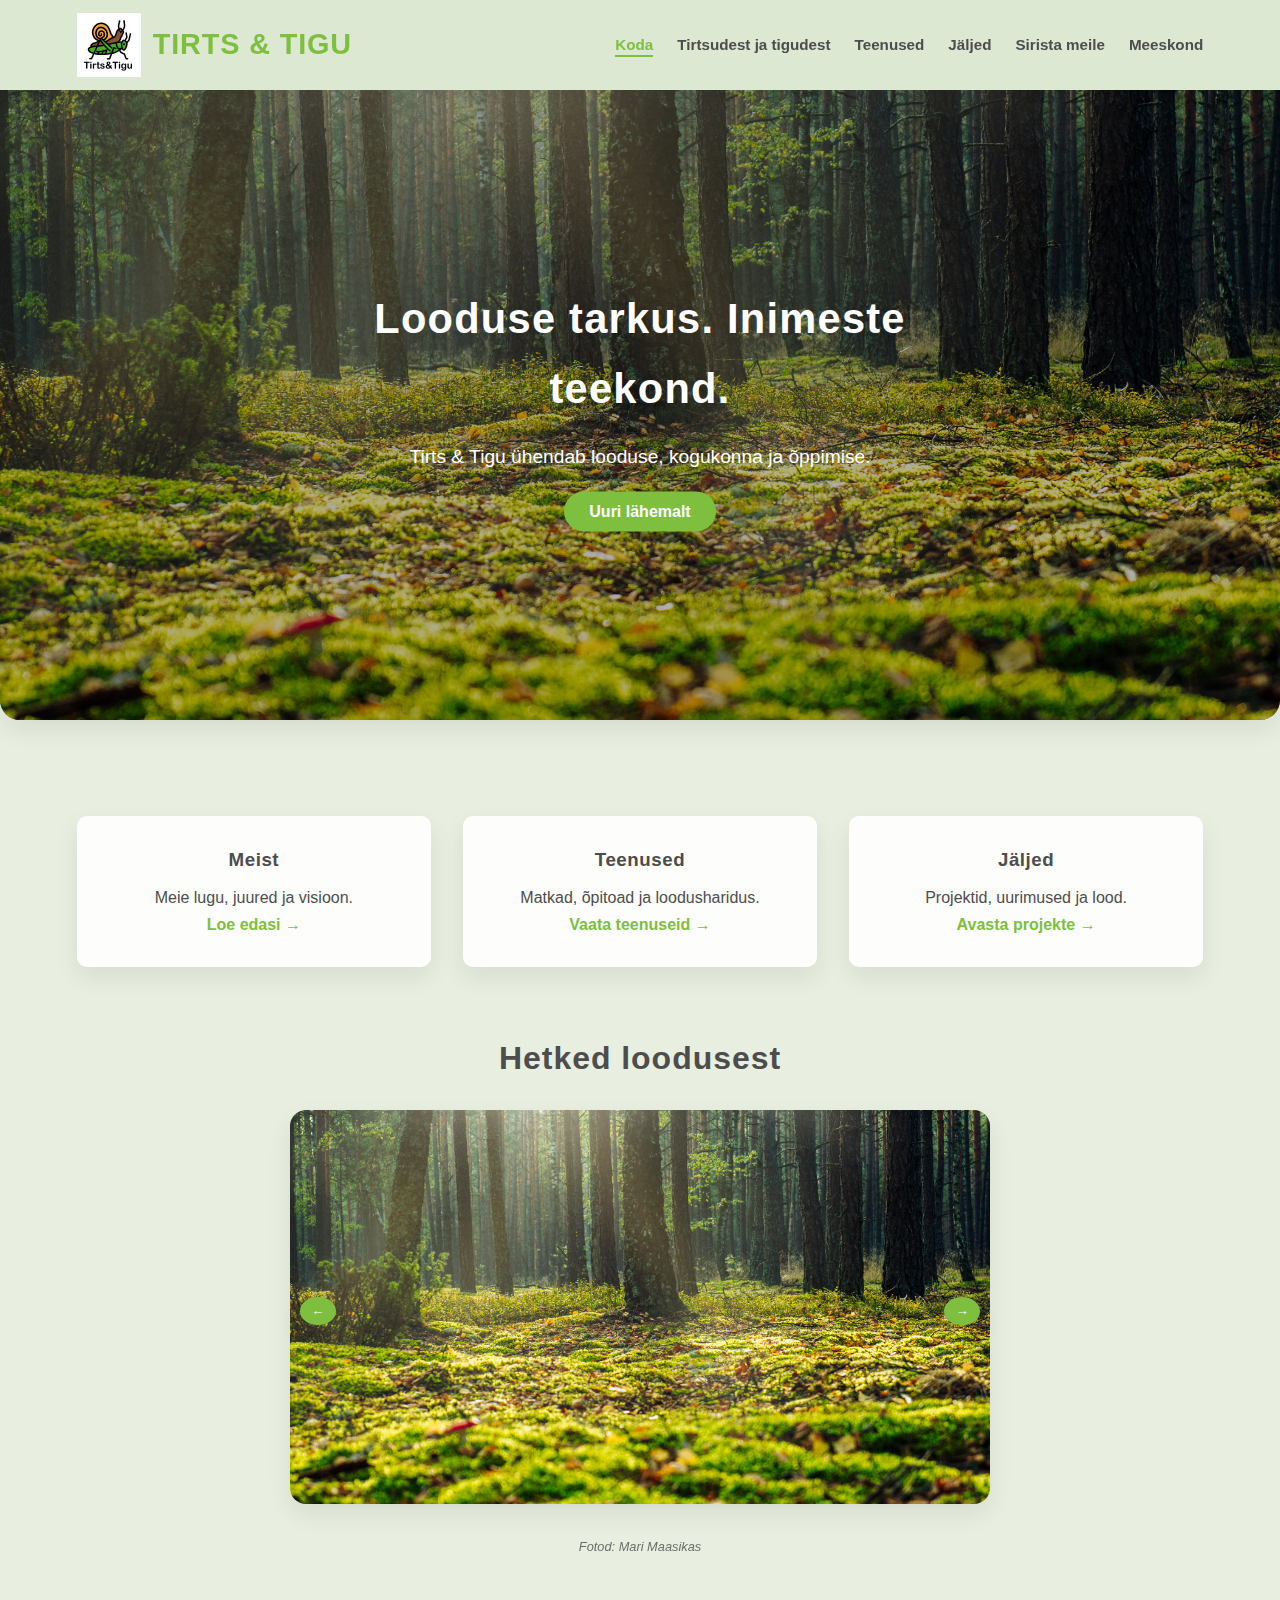
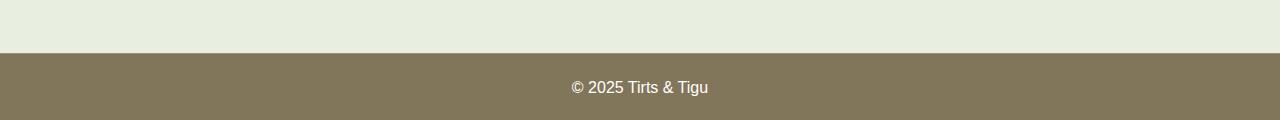
<file: index.html>
<!DOCTYPE html>
<html lang="et">
<head>
  <meta charset="UTF-8">
  <title>Koda | Tirts & Tigu</title>
  <link rel="stylesheet" href="css/style.css">
</head>
<body>

<header>
  <div class="logo">
    <a href="index.html">
      <img src="assets/logo/logo.PNG" alt="Tirts & Tigu logo">
      <h1>TIRTS & TIGU</h1>
    </a>
  </div>

  <nav>
    <ul>
      <li><a href="index.html">Koda</a></li>
      <li><a href="about.html">Tirtsudest ja tigudest</a></li>
      <li><a href="services.html">Teenused</a></li>
      <li><a href="projects.html">Jäljed</a></li>
      <li><a href="contact.html">Sirista meile</a></li>
      <li><a href="team.html">Meeskond</a></li>
    </ul>
  </nav>

  <div class="menu-toggle">
    <span></span><span></span><span></span>
  </div>
</header>

<!-- HERO SECTION -->
<section class="hero">
  <div class="hero-overlay"></div>
  <img src="assets/forest/forest.jpg" alt="Hero background">
  <div class="hero-content">
    <h1>Looduse tarkus. Inimeste teekond.</h1>
    <p>Tirts & Tigu ühendab looduse, kogukonna ja õppimise.</p>
    <a href="about.html" class="hero-btn">Uuri lähemalt</a>
  </div>
</section>

<main>

  <!-- INTRO CARDS -->
  <section class="intro-cards">
    <article>
      <h3>Meist</h3>
      <p>Meie lugu, juured ja visioon.</p>
      <a href="about.html">Loe edasi →</a>
    </article>

    <article>
      <h3>Teenused</h3>
      <p>Matkad, õpitoad ja loodusharidus.</p>
      <a href="services.html">Vaata teenuseid →</a>
    </article>

    <article>
      <h3>Jäljed</h3>
      <p>Projektid, uurimused ja lood.</p>
      <a href="projects.html">Avasta projekte →</a>
    </article>
  </section>

  <!-- GALLERY -->
  <section class="home-gallery">
    <h2>Hetked loodusest</h2>

    <div class="gallery-wrapper">
      <button class="arrow left" onclick="prevImage('gallery1')">←</button>
      <img id="gallery1" alt="Loodusgalerii">
      <button class="arrow right" onclick="nextImage('gallery1')">→</button>
    </div>

    <p class="photo-credit">Fotod: Mari Maasikas</p>
  </section>

</main>

<footer>
  <p>&copy; 2025 Tirts & Tigu</p>
</footer>

<script src="js/script.js"></script>
</body>
</html>
</file>
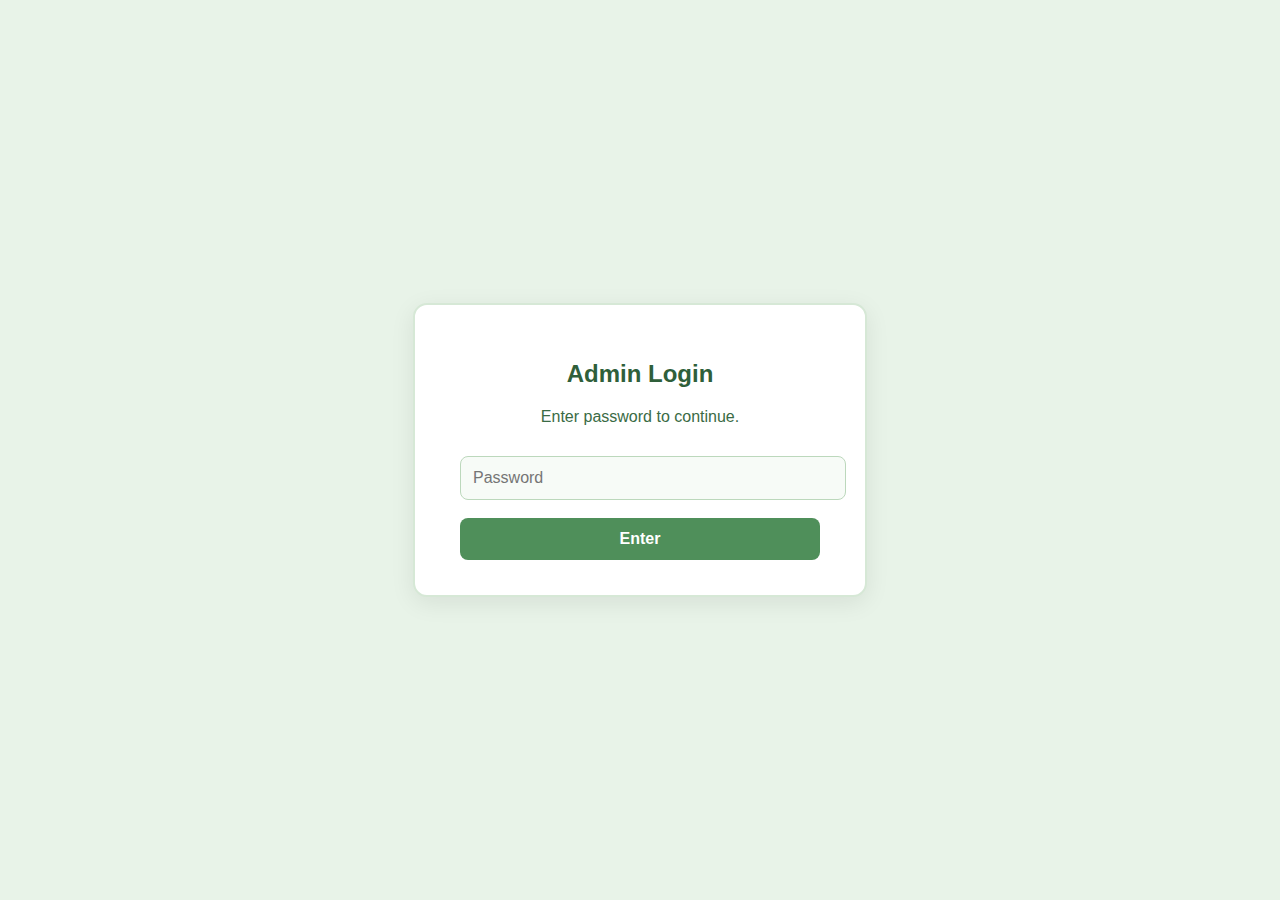
<file: admin-simple/index.html>
<!DOCTYPE html>
<html>
  <head>
    <meta charset="utf-8" />
    <title>Tirts & Tigu – Simple Admin</title>
    <link rel="stylesheet" href="style.css">
  </head>

  <body>
    <!-- LOGIN SCREEN -->
    <div id="login-screen" class="box">
      <h2>Admin Login</h2>
      <p>Enter password to continue.</p>
      <input type="password" id="password-input" placeholder="Password">
      <button onclick="checkPassword()">Enter</button>
      <p id="error" style="color:red; display:none;">Wrong password</p>
    </div>

    <!-- ADMIN SCREEN -->
    <div id="admin-screen" style="display:none;">
      <h1>Tirts & Tigu Admin</h1>
      <p>Select a project to edit or create a new one.</p>

      <button id="add-project-btn" onclick="newProject()">+ Add New Project</button>

      <div id="project-list" style="margin-top: 20px;">
        <p>Loading projects…</p>
      </div>
    </div>

    <!-- EDITOR SCREEN -->
    <div id="editor-screen" style="display:none; padding: 40px; max-width: 700px; margin:auto;">
      <h1 id="editor-title">Edit Project</h1>
      <p id="editor-status">Loading…</p>

      <div id="editor-form" style="display:none;">
        <label>Title</label>
        <input id="edit-title" type="text">

        <label>Date</label>
        <input id="edit-date" type="text">

        <label>Image URL</label>
        <input id="edit-image" type="text">

        <label>PDF URL</label>
        <input id="edit-pdf" type="text">

        <label>Body</label>
        <textarea id="edit-body" rows="10" style="width:100%;"></textarea>

        <button onclick="saveProject()">Download Updated File</button>
        <button onclick="backToList()">Back</button>
      </div>
    </div>

    <script>
      const PASSWORD = "tirts123";
      let currentProject = null;
      let isNewProject = false;

      document.addEventListener("keydown", function (event) {
        if (event.key === "Enter" && document.getElementById("login-screen").style.display !== "none") {
          checkPassword();
        }
      });

      function checkPassword() {
        const input = document.getElementById("password-input").value;
        if (input === PASSWORD) {
          document.getElementById("login-screen").style.display = "none";
          document.getElementById("admin-screen").style.display = "block";
          loadProjects();
        } else {
          document.getElementById("error").style.display = "block";
        }
      }

      async function loadProjects() {
        const list = document.getElementById("project-list");
        list.innerHTML = "<p>Loading projects…</p>";

        try {
          const response = await fetch(
            "https://api.github.com/repos/triinuklein/tirts-tigu/contents/content/projects"
          );
          const data = await response.json();

          list.innerHTML = "";

          data.forEach(item => {
            if (item.type === "dir") {
              const div = document.createElement("div");
              div.className = "project-row";

              div.innerHTML = `
                <strong>${item.name}</strong>
                <button onclick="editProject('${item.name}')">Edit</button>
              `;

              list.appendChild(div);
            }
          });
        } catch (err) {
          list.innerHTML = "<p>Error loading projects.</p>";
        }
      }

      async function editProject(name) {
        isNewProject = false;
        currentProject = name;

        document.getElementById("admin-screen").style.display = "none";
        document.getElementById("editor-screen").style.display = "block";
        document.getElementById("editor-title").innerText = "Edit Project";
        document.getElementById("editor-status").innerText = "Loading…";
        document.getElementById("editor-form").style.display = "none";

        try {
          const response = await fetch(
            `https://raw.githubusercontent.com/triinuklein/tirts-tigu/main/content/projects/${name}/index.md`
          );
          const text = await response.text();

          const frontmatterMatch = text.match(/---([\s\S]*?)---/);
          const frontmatter = frontmatterMatch ? frontmatterMatch[1] : "";
          const body = text.replace(/---[\s\S]*?---/, "").trim();

          const title = frontmatter.match(/title:\s*(.*)/)?.[1] || "";
          const date = frontmatter.match(/date:\s*(.*)/)?.[1] || "";
          const image = frontmatter.match(/image:\s*(.*)/)?.[1] || "";
          const pdf = frontmatter.match(/pdf:\s*(.*)/)?.[1] || "";

          document.getElementById("edit-title").value = title;
          document.getElementById("edit-date").value = date;
          document.getElementById("edit-image").value = image;
          document.getElementById("edit-pdf").value = pdf;
          document.getElementById("edit-body").value = body;

          document.getElementById("editor-status").style.display = "none";
          document.getElementById("editor-form").style.display = "block";

        } catch (err) {
          document.getElementById("editor-status").innerText = "Error loading project.";
        }
      }

      function newProject() {
        isNewProject = true;
        currentProject = prompt("Enter new project folder name (no spaces):");

        if (!currentProject) return;

        document.getElementById("admin-screen").style.display = "none";
        document.getElementById("editor-screen").style.display = "block";
        document.getElementById("editor-title").innerText = "Create New Project";

        document.getElementById("edit-title").value = "";
        document.getElementById("edit-date").value = "";
        document.getElementById("edit-image").value = "";
        document.getElementById("edit-pdf").value = "";
        document.getElementById("edit-body").value = "";

        document.getElementById("editor-status").style.display = "none";
        document.getElementById("editor-form").style.display = "block";
      }

      function saveProject() {
        const title = document.getElementById("edit-title").value;
        const date = document.getElementById("edit-date").value;
        const image = document.getElementById("edit-image").value;
        const pdf = document.getElementById("edit-pdf").value;
        const body = document.getElementById("edit-body").value;

        const content =
`---
title: ${title}
date: ${date}
image: ${image}
pdf: ${pdf}
---

${body}
`;

        const blob = new Blob([content], { type: "text/markdown" });
        const url = URL.createObjectURL(blob);

        const a = document.createElement("a");
        a.href = url;
        a.download = isNewProject ? `${currentProject}-index.md` : `${currentProject}.md`;
        a.click();
      }

      function backToList() {
        document.getElementById("editor-screen").style.display = "none";
        document.getElementById("admin-screen").style.display = "block";
      }
    </script>
  </body>
</html>
</file>
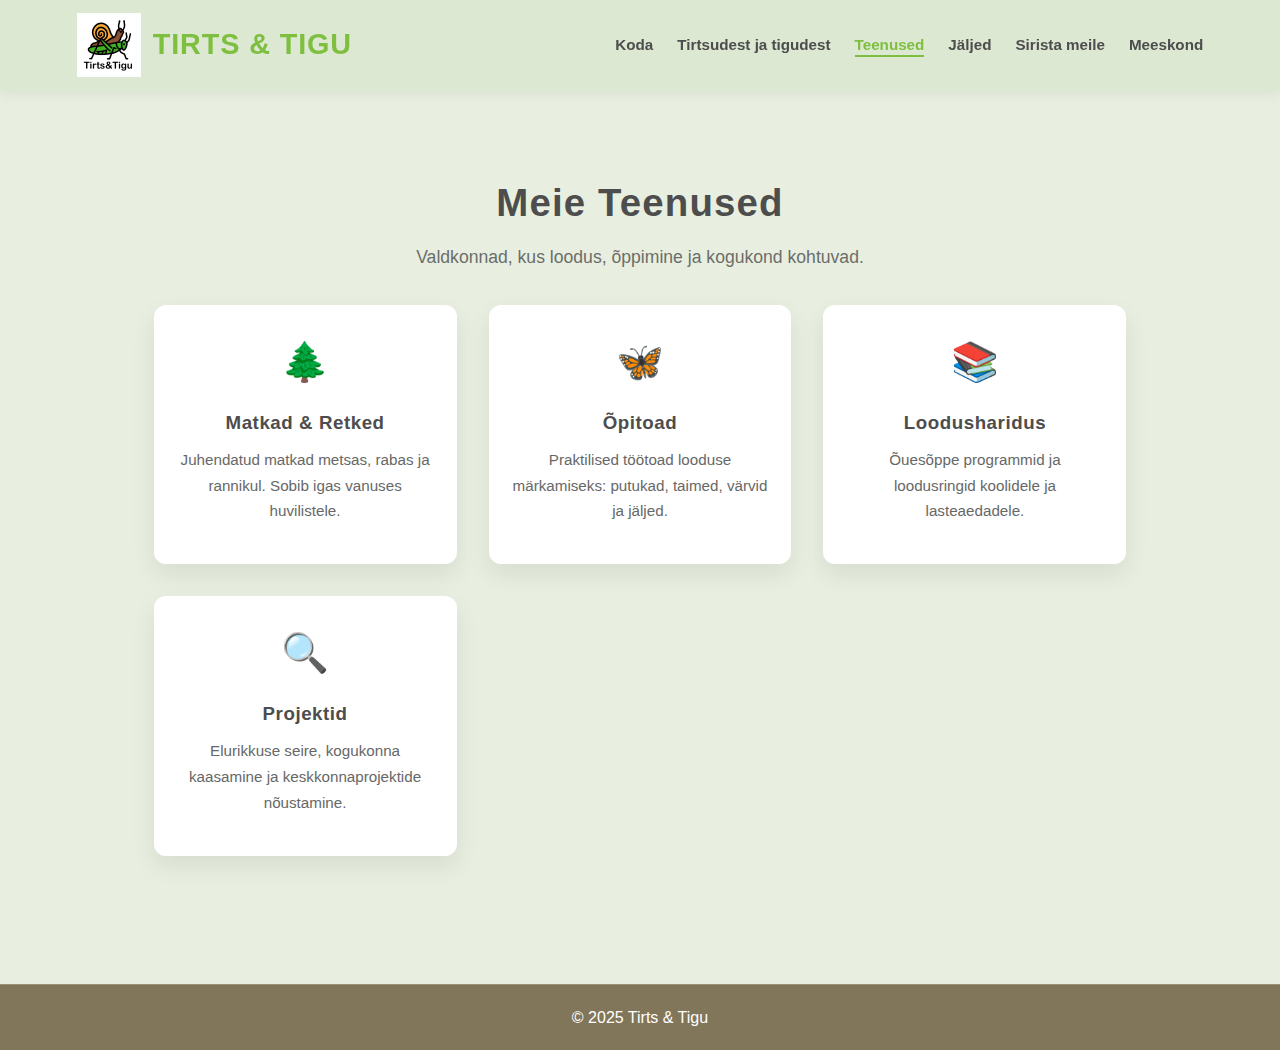
<file: services.html>
<!DOCTYPE html>
<html lang="et">
<head>
  <meta charset="UTF-8">
  <title>Teenused | Tirts & Tigu</title>
  <link rel="stylesheet" href="css/style.css">
</head>
<body>

<header>
  <div class="logo">
    <a href="index.html">
      <img src="assets/logo/logo.PNG" alt="Tirts & Tigu logo">
      <h1>TIRTS & TIGU</h1>
    </a>
  </div>

  <nav>
    <ul>
      <li><a href="index.html">Koda</a></li>
      <li><a href="about.html">Tirtsudest ja tigudest</a></li>
      <li><a href="services.html">Teenused</a></li>
      <li><a href="projects.html">Jäljed</a></li>
      <li><a href="contact.html">Sirista meile</a></li>
      <li><a href="team.html">Meeskond</a></li>
    </ul>
  </nav>

  <div class="menu-toggle">
    <span></span><span></span><span></span>
  </div>
</header>

<main>
  <section class="services-section">
    <h1>Meie Teenused</h1>
    <p class="services-intro">Valdkonnad, kus loodus, õppimine ja kogukond kohtuvad.</p>

    <div class="service-boxes">

      <div class="service-box">
        <div class="service-icon">🌲</div>
        <h3>Matkad & Retked</h3>
        <p>Juhendatud matkad metsas, rabas ja rannikul. Sobib igas vanuses huvilistele.</p>
      </div>

      <div class="service-box">
        <div class="service-icon">🦋</div>
        <h3>Õpitoad</h3>
        <p>Praktilised töötoad looduse märkamiseks: putukad, taimed, värvid ja jäljed.</p>
      </div>

      <div class="service-box">
        <div class="service-icon">📚</div>
        <h3>Loodusharidus</h3>
        <p>Õuesõppe programmid ja loodusringid koolidele ja lasteaedadele.</p>
      </div>

      <div class="service-box">
        <div class="service-icon">🔍</div>
        <h3>Projektid</h3>
        <p>Elurikkuse seire, kogukonna kaasamine ja keskkonnaprojektide nõustamine.</p>
      </div>

    </div>
  </section>
</main>

<footer>
  <p>&copy; 2025 Tirts & Tigu</p>
</footer>

<script src="js/script.js"></script>
</body>
</html>
</file>
<file: css/style.css>
:root {
  --primary: #7EBF40;
  --secondary: #82765A;
  --background: #E8EFE0;
  --accent: #C5A974;
  --text: #4D4D4D;
  --nav-bg: #dce8d1;
  --white: #ffffff;
  --shadow-soft: 0 10px 25px rgba(0, 0, 0, 0.08);
  --radius-lg: 16px;
  --radius-md: 10px;
  --transition-fast: 0.2s ease-out;
  --transition-med: 0.3s ease-out;
}

* {
  margin: 0;
  padding: 0;
  box-sizing: border-box;
}

body {
  font-family: "Arial Rounded MT Bold", Arial, sans-serif;
  background-color: var(--background);
  color: var(--text);
  line-height: 1.7;
}

/* GLOBAL */

main {
  padding: 3rem 6vw;
}

h1, h2, h3 {
  letter-spacing: 0.03em;
}

h2 {
  font-size: 2rem;
  margin-bottom: 1rem;
}

p {
  font-size: 1rem;
}

/* HEADER */

header {
  position: sticky;
  top: 0;
  z-index: 100;
  background-color: var(--nav-bg);
  padding: 0.8rem 6vw;
  display: flex;
  justify-content: space-between;
  align-items: center;
  box-shadow: 0 4px 12px rgba(0, 0, 0, 0.06);
}

.logo a {
  display: flex;
  align-items: center;
  gap: 0.75rem;
  text-decoration: none;
}

.logo img {
  height: 64px;
}

.logo h1 {
  color: var(--primary);
  font-size: 1.8rem;
}

/* NAV */

nav {
  display: flex;
  align-items: center;
  gap: 1rem;
}

nav ul {
  list-style: none;
  display: flex;
  gap: 1.5rem;
  align-items: center;
}

nav a {
  text-decoration: none;
  color: var(--text);
  font-weight: bold;
  font-size: 0.95rem;
  position: relative;
  transition: color var(--transition-fast);
}

nav a::after {
  content: "";
  position: absolute;
  left: 0;
  bottom: -0.25rem;
  width: 0;
  height: 2px;
  background-color: var(--primary);
  transition: width var(--transition-med);
}

nav a:hover::after,
nav a.active::after {
  width: 100%;
}

nav a.active,
nav a:hover {
  color: var(--primary);
}

/* MOBILE NAV */

.menu-toggle {
  display: none;
  flex-direction: column;
  gap: 4px;
  cursor: pointer;
}

.menu-toggle span {
  width: 22px;
  height: 2px;
  background-color: var(--text);
  border-radius: 999px;
  transition: transform var(--transition-fast), opacity var(--transition-fast);
}

.menu-toggle.open span:nth-child(1) {
  transform: translateY(6px) rotate(45deg);
}

.menu-toggle.open span:nth-child(2) {
  opacity: 0;
}

.menu-toggle.open span:nth-child(3) {
  transform: translateY(-6px) rotate(-45deg);
}

nav.open ul {
  display: flex;
}

/* LAYOUT */

.split-section {
  display: flex;
  gap: 3rem;
  align-items: center;
  margin-bottom: 4rem;
}

.split-section.reverse {
  flex-direction: row-reverse;
}

.split-image,
.split-text {
  flex: 1;
}

/* IMAGES */

.split-image {
  position: relative;
}

.split-image img {
  width: 100%;
  height: auto;
  max-height: 380px;
  object-fit: cover;
  border-radius: var(--radius-lg);
  box-shadow: var(--shadow-soft);
  transition: transform var(--transition-med), box-shadow var(--transition-med);
}

.split-image img:hover {
  transform: translateY(-4px);
  box-shadow: 0 14px 30px rgba(0, 0, 0, 0.12);
}

.photo-credit {
  font-size: 0.8rem;
  font-style: italic;
  margin-top: 0.4rem;
  opacity: 0.8;
}

/* GALLERY ARROWS */

.arrow {
  position: absolute;
  top: 50%;
  transform: translateY(-50%);
  background: var(--primary);
  color: var(--white);
  border: none;
  border-radius: 50%;
  padding: 0.4rem 0.7rem;
  cursor: pointer;
  box-shadow: var(--shadow-soft);
  transition: background-color var(--transition-fast), transform var(--transition-fast);
}

.arrow.left {
  left: 10px;
}

.arrow.right {
  right: 10px;
}

.arrow:hover {
  background-color: #6aa334;
  transform: translateY(-50%) scale(1.05);
}

/* SERVICES */

.services-preview {
  text-align: center;
  max-width: 700px;
  margin: 0 auto 3rem auto;
}

.service-icons {
  display: flex;
  justify-content: center;
  gap: 2rem;
  margin-top: 1.5rem;
}

.service-icons img {
  width: 64px;
  height: 64px;
}

/* PROJECT CARDS */

.project-grid {
  display: grid;
  grid-template-columns: repeat(auto-fit, minmax(260px, 1fr));
  gap: 2rem;
  margin: 2rem 0 3rem 0;
}

.project-card {
  background-color: rgba(255, 255, 255, 0.9);
  border-radius: var(--radius-md);
  box-shadow: var(--shadow-soft);
  overflow: hidden;
  display: flex;
  flex-direction: column;
  transition: transform var(--transition-med), box-shadow var(--transition-med);
}

.project-card img {
  width: 100%;
  height: 180px;
  object-fit: cover;
}

.project-card-content {
  padding: 1.2rem 1.4rem 1.4rem 1.4rem;
}

.project-card h3 {
  margin-bottom: 0.5rem;
}

.project-card p {
  font-size: 0.95rem;
  margin-bottom: 0.75rem;
}

.project-card a {
  font-size: 0.9rem;
  color: var(--primary);
  text-decoration: none;
  font-weight: bold;
}

.project-card:hover {
  transform: translateY(-6px);
  box-shadow: 0 16px 32px rgba(0, 0, 0, 0.14);
}

/* TEAM CARDS */

.team-grid {
  display: grid;
  grid-template-columns: repeat(auto-fit, minmax(220px, 1fr));
  gap: 2rem;
  margin-top: 2rem;
}

.team-card {
  background-color: rgba(255, 255, 255, 0.9);
  border-radius: var(--radius-md);
  box-shadow: var(--shadow-soft);
  padding: 1.5rem;
  text-align: center;
  transition: transform var(--transition-med), box-shadow var(--transition-med);
}

.team-card img {
  width: 120px;
  height: 120px;
  border-radius: 50%;
  object-fit: cover;
  margin-bottom: 1rem;
}

.team-card h3 {
  margin-bottom: 0.25rem;
}

.team-card p.role {
  font-size: 0.9rem;
  font-weight: bold;
  color: var(--secondary);
  margin-bottom: 0.5rem;
}

.team-card p {
  font-size: 0.9rem;
}

.team-card:hover {
  transform: translateY(-6px);
  box-shadow: 0 16px 32px rgba(0, 0, 0, 0.14);
}

/* CONTACT FORM */

.contact-large .split-image img {
  max-height: 450px;
}

.contact-large .split-text {
  font-size: 1.05rem;
}

.contact-form {
  display: flex;
  flex-direction: column;
  gap: 1rem;
  background-color: rgba(255, 255, 255, 0.9);
  padding: 1.5rem;
  border-radius: var(--radius-md);
  box-shadow: var(--shadow-soft);
}

.contact-row {
  display: flex;
  gap: 1rem;
}

.contact-row label {
  flex: 1;
}

.contact-form label {
  font-size: 0.9rem;
  display: flex;
  flex-direction: column;
  gap: 0.35rem;
}

.contact-form input,
.contact-form textarea {
  width: 100%;
  padding: 0.6rem 0.7rem;
  border: 1px solid var(--accent);
  border-radius: 8px;
  font-family: inherit;
  font-size: 0.95rem;
  transition: border-color var(--transition-fast), box-shadow var(--transition-fast);
}

.contact-form input:focus,
.contact-form textarea:focus {
  outline: none;
  border-color: var(--primary);
  box-shadow: 0 0 0 2px rgba(126, 191, 64, 0.25);
}

.contact-form button {
  align-self: flex-start;
  padding: 0.6rem 1.4rem;
  border-radius: 999px;
  border: none;
  background-color: var(--primary);
  color: var(--white);
  font-weight: bold;
  cursor: pointer;
  font-size: 0.95rem;
  margin-top: 0.5rem;
  transition: background-color var(--transition-fast), transform var(--transition-fast), box-shadow var(--transition-fast);
  box-shadow: var(--shadow-soft);
}

.contact-form button:hover {
  background-color: #6aa334;
  transform: translateY(-2px);
  box-shadow: 0 10px 20px rgba(0, 0, 0, 0.18);
}

.form-success {
  margin-top: 0.75rem;
  font-size: 0.9rem;
  color: var(--primary);
  display: none;
}

/* PDF SECTION */

.pdf-section {
  margin-top: 3rem;
}

/* PDF MODAL */

.pdf-modal {
  position: fixed;
  inset: 0;
  background: rgba(0,0,0,0.65);
  display: none;
  justify-content: center;
  align-items: center;
  z-index: 9999;
  backdrop-filter: blur(4px);
}

.pdf-modal.open {
  display: flex;
}

.pdf-modal-content {
  width: 90%;
  max-width: 900px;
  height: 80vh;
  background: rgba(255,255,255,0.95);
  border-radius: 16px;
  box-shadow: 0 20px 40px rgba(0,0,0,0.25);
  position: relative;
  overflow: hidden;
  animation: modalIn 0.3s ease-out;
}

@keyframes modalIn {
  from { transform: translateY(40px); opacity: 0; }
  to { transform: translateY(0); opacity: 1; }
}

.pdf-close {
  position: absolute;
  top: 12px;
  right: 14px;
  background: var(--primary);
  color: white;
  border: none;
  font-size: 1.4rem;
  width: 36px;
  height: 36px;
  border-radius: 50%;
  cursor: pointer;
  box-shadow: var(--shadow-soft);
}

.pdf-close:hover {
  background: #6aa334;
}

#pdf-frame {
  width: 100%;
  height: 100%;
  border: none;
}

/* PDF open button */

.pdf-open {
  padding: 0.5rem 1.2rem;
  background: var(--primary);
  color: white;
  border: none;
  border-radius: 999px;
  cursor: pointer;
  font-weight: bold;
  font-size: 0.9rem;
  transition: 0.2s ease-out;
}

.pdf-open:hover {
  background: #6aa334;
  transform: translateY(-2px);
}

/* FOOTER */

footer {
  background-color: var(--secondary);
  color: var(--white);
  text-align: center;
  padding: 1.2rem 6vw;
  margin-top: 3rem;
  border-top: 1px solid rgba(255, 255, 255, 0.2);
  font-size: 0.9rem;
}

/* RESPONSIVE */

@media (max-width: 900px) {
  .split-section,
  .split-section.reverse {
    flex-direction: column;
  }

  main {
    padding: 2.5rem 5vw;
  }
}

@media (max-width: 768px) {
  nav ul {
    display: none;
    flex-direction: column;
    position: absolute;
    top: 64px;
    right: 6vw;
    background-color: var(--nav-bg);
    padding: 0.75rem 1rem;
    border-radius: var(--radius-md);
    box-shadow: var(--shadow-soft);
  }

  .menu-toggle {
    display: flex;
  }

  .contact-row {
    flex-direction: column;
  }
}
/* HERO SECTION */
.hero {
  position: relative;
  height: 70vh;
  min-height: 420px;
  overflow: hidden;
  border-radius: 0 0 20px 20px;
  box-shadow: var(--shadow-soft);
}

.hero img {
  width: 100%;
  height: 100%;
  object-fit: cover;
  filter: brightness(70%);
}

.hero-overlay {
  position: absolute;
  inset: 0;
  background: linear-gradient(
    to bottom,
    rgba(0,0,0,0.2),
    rgba(0,0,0,0.5)
  );
}

.hero-content {
  position: absolute;
  top: 50%;
  left: 50%;
  transform: translate(-50%, -50%);
  text-align: center;
  color: white;
  max-width: 600px;
}

.hero-content h1 {
  font-size: 2.6rem;
  margin-bottom: 1rem;
}

.hero-content p {
  font-size: 1.2rem;
  margin-bottom: 1.5rem;
}

.hero-btn {
  padding: 0.7rem 1.6rem;
  background: var(--primary);
  color: white;
  border-radius: 999px;
  text-decoration: none;
  font-weight: bold;
  transition: 0.2s ease-out;
}

.hero-btn:hover {
  background: #6aa334;
  transform: translateY(-2px);
}
/* INTRO CARDS */
.intro-cards {
  display: grid;
  grid-template-columns: repeat(auto-fit, minmax(220px, 1fr));
  gap: 2rem;
  margin: 3rem 0;
}

.intro-cards article {
  background: rgba(255,255,255,0.9);
  padding: 1.8rem;
  border-radius: var(--radius-md);
  box-shadow: var(--shadow-soft);
  text-align: center;
  transition: 0.3s ease;
}

.intro-cards article:hover {
  transform: translateY(-6px);
  box-shadow: 0 16px 32px rgba(0,0,0,0.14);
}

.intro-cards h3 {
  margin-bottom: 0.5rem;
}

.intro-cards a {
  color: var(--primary);
  font-weight: bold;
  text-decoration: none;
}
/* HOME GALLERY */
.home-gallery {
  text-align: center;
  margin-top: 4rem;
}

.gallery-wrapper {
  position: relative;
  width: 80%;
  max-width: 700px;
  margin: 1.5rem auto;
}

.gallery-wrapper img {
  width: 100%;
  border-radius: var(--radius-lg);
  box-shadow: var(--shadow-soft);
}
/* SERVICES BOX LAYOUT */

.services-section {
  text-align: center;
  padding: 2rem 6vw;
}

.services-section h1 {
  font-size: 2.4rem;
  margin-bottom: 0.5rem;
}

.services-intro {
  font-size: 1.1rem;
  opacity: 0.8;
  margin-bottom: 2rem;
}

.service-boxes {
  display: grid;
  grid-template-columns: repeat(auto-fit, minmax(220px, 1fr));
  gap: 2rem;
  max-width: 1000px;
  margin: 0 auto;
}

.service-box {
  background: rgba(255,255,255,0.95);
  border-radius: 12px;
  box-shadow: var(--shadow-soft);
  padding: 1.5rem;
  display: flex;
  flex-direction: column;
  align-items: center;
  transition: 0.3s ease;
}

.service-box:hover {
  transform: translateY(-4px);
  box-shadow: 0 14px 28px rgba(0,0,0,0.12);
}

.service-icon {
  font-size: 2.4rem;
  margin-bottom: 0.8rem;
}

.service-box h3 {
  margin-bottom: 0.5rem;
}

.service-box p {
  font-size: 0.95rem;
  opacity: 0.85;
  margin-bottom: 1rem;
}

.service-more {
  padding: 0.4rem 1rem;
  background: var(--primary);
  color: white;
  border-radius: 999px;
  text-decoration: none;
  font-weight: bold;
  font-size: 0.9rem;
  transition: 0.2s ease-out;
}

.service-more:hover {
  background: #6aa334;
  transform: translateY(-2px);
}
</file>
<file: admin-simple/style.css>
body {
  font-family: Arial, sans-serif;
  background: #e8f3e8;
  display: flex;
  justify-content: center;
  align-items: center;
  height: 100vh;
  margin: 0;
}

.box {
  background: white;
  padding: 35px 45px;
  border-radius: 14px;
  box-shadow: 0 6px 25px rgba(0, 0, 0, 0.08);
  width: 100%;
  max-width: 360px;
  text-align: center;
  border: 2px solid #d6e8d6;
}

h1, h2 {
  color: #2f5f3a;
}

p {
  color: #3a6b45;
}

input, textarea {
  width: 100%;
  padding: 12px;
  margin-top: 14px;
  border-radius: 8px;
  border: 1px solid #bcd8bc;
  font-size: 16px;
  background: #f7fbf7;
}

input:focus, textarea:focus {
  outline: none;
  border-color: #7fbf7f;
  box-shadow: 0 0 0 2px rgba(127, 191, 127, 0.3);
}

button {
  margin-top: 18px;
  width: 100%;
  padding: 12px;
  background: #4f8f5a;
  color: white;
  border: none;
  border-radius: 8px;
  font-size: 16px;
  cursor: pointer;
  font-weight: 600;
}

button:hover {
  background: #3f7a4a;
}

#admin-screen {
  padding: 40px;
  max-width: 600px;
  margin: auto;
}

.project-row {
  display: flex;
  justify-content: space-between;
  background: white;
  padding: 12px;
  border-radius: 8px;
  margin-bottom: 10px;
  border: 1px solid #d6e8d6;
}
</file>
